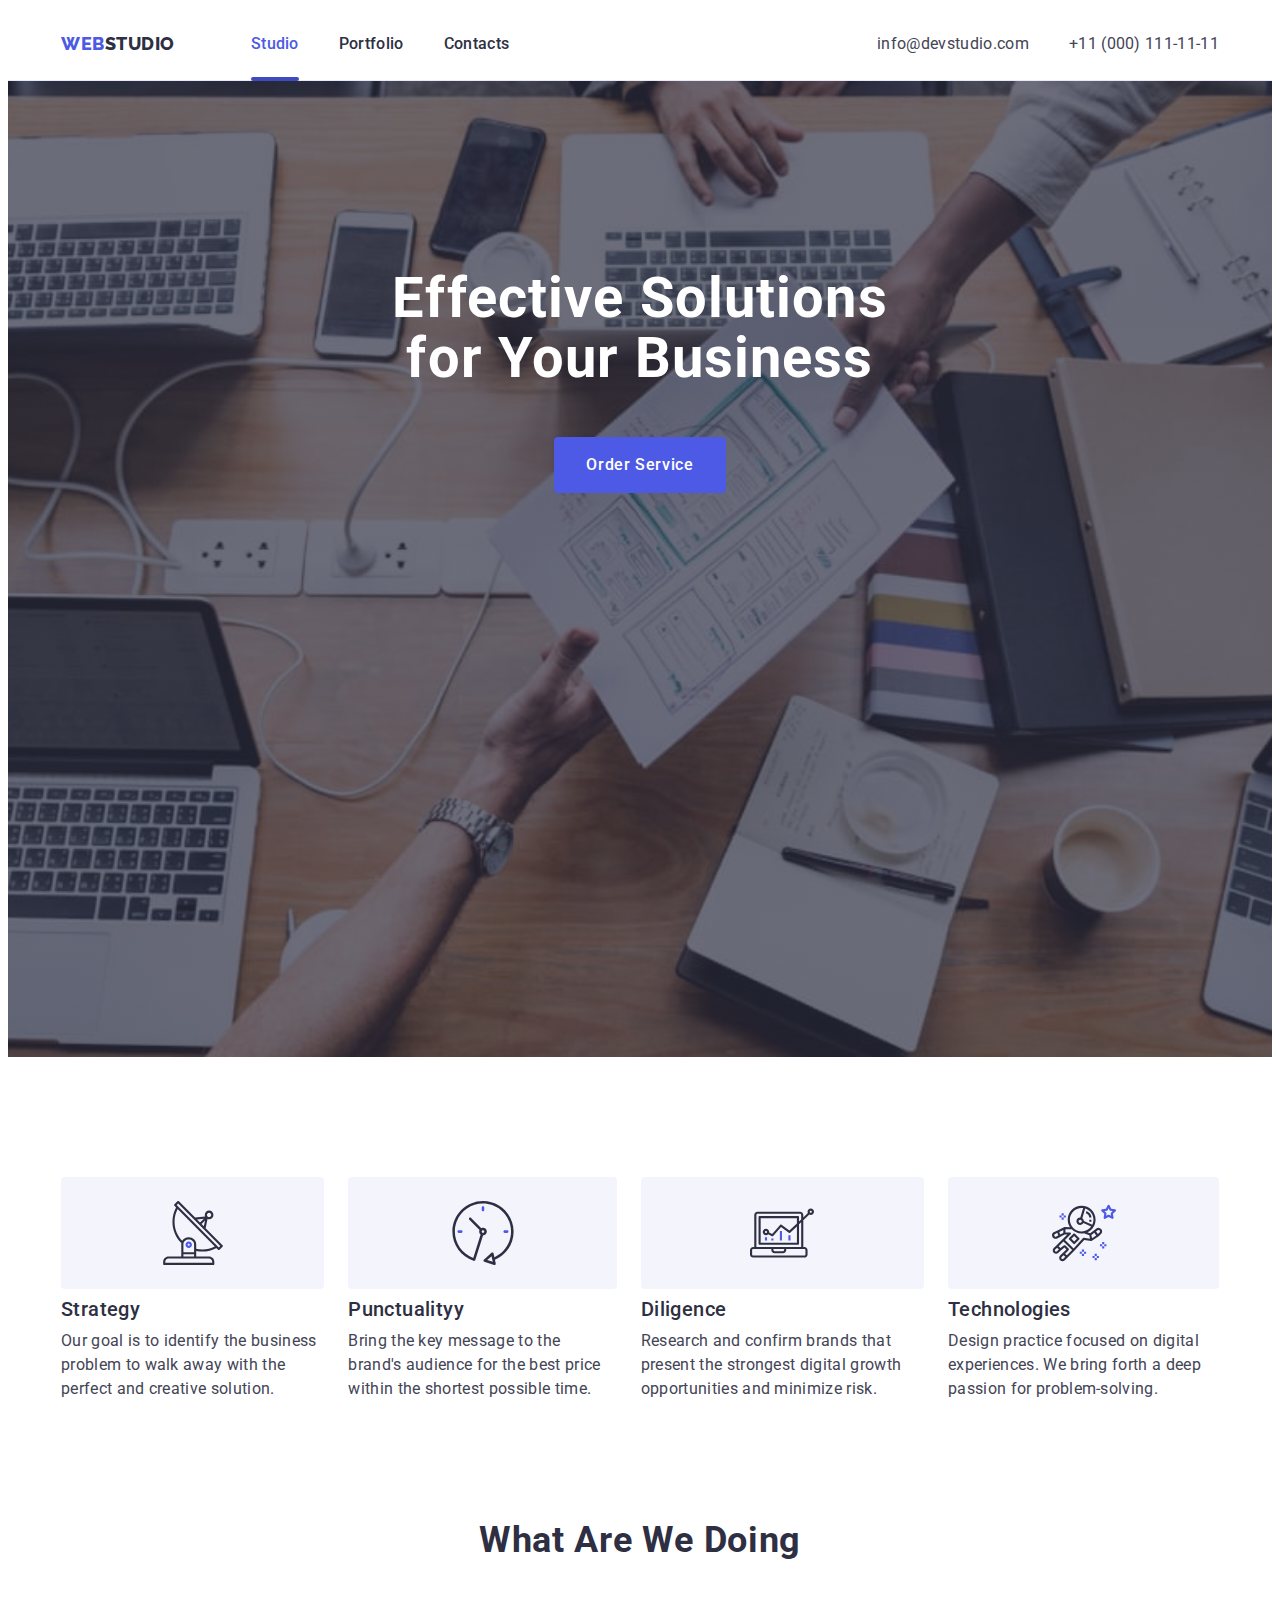
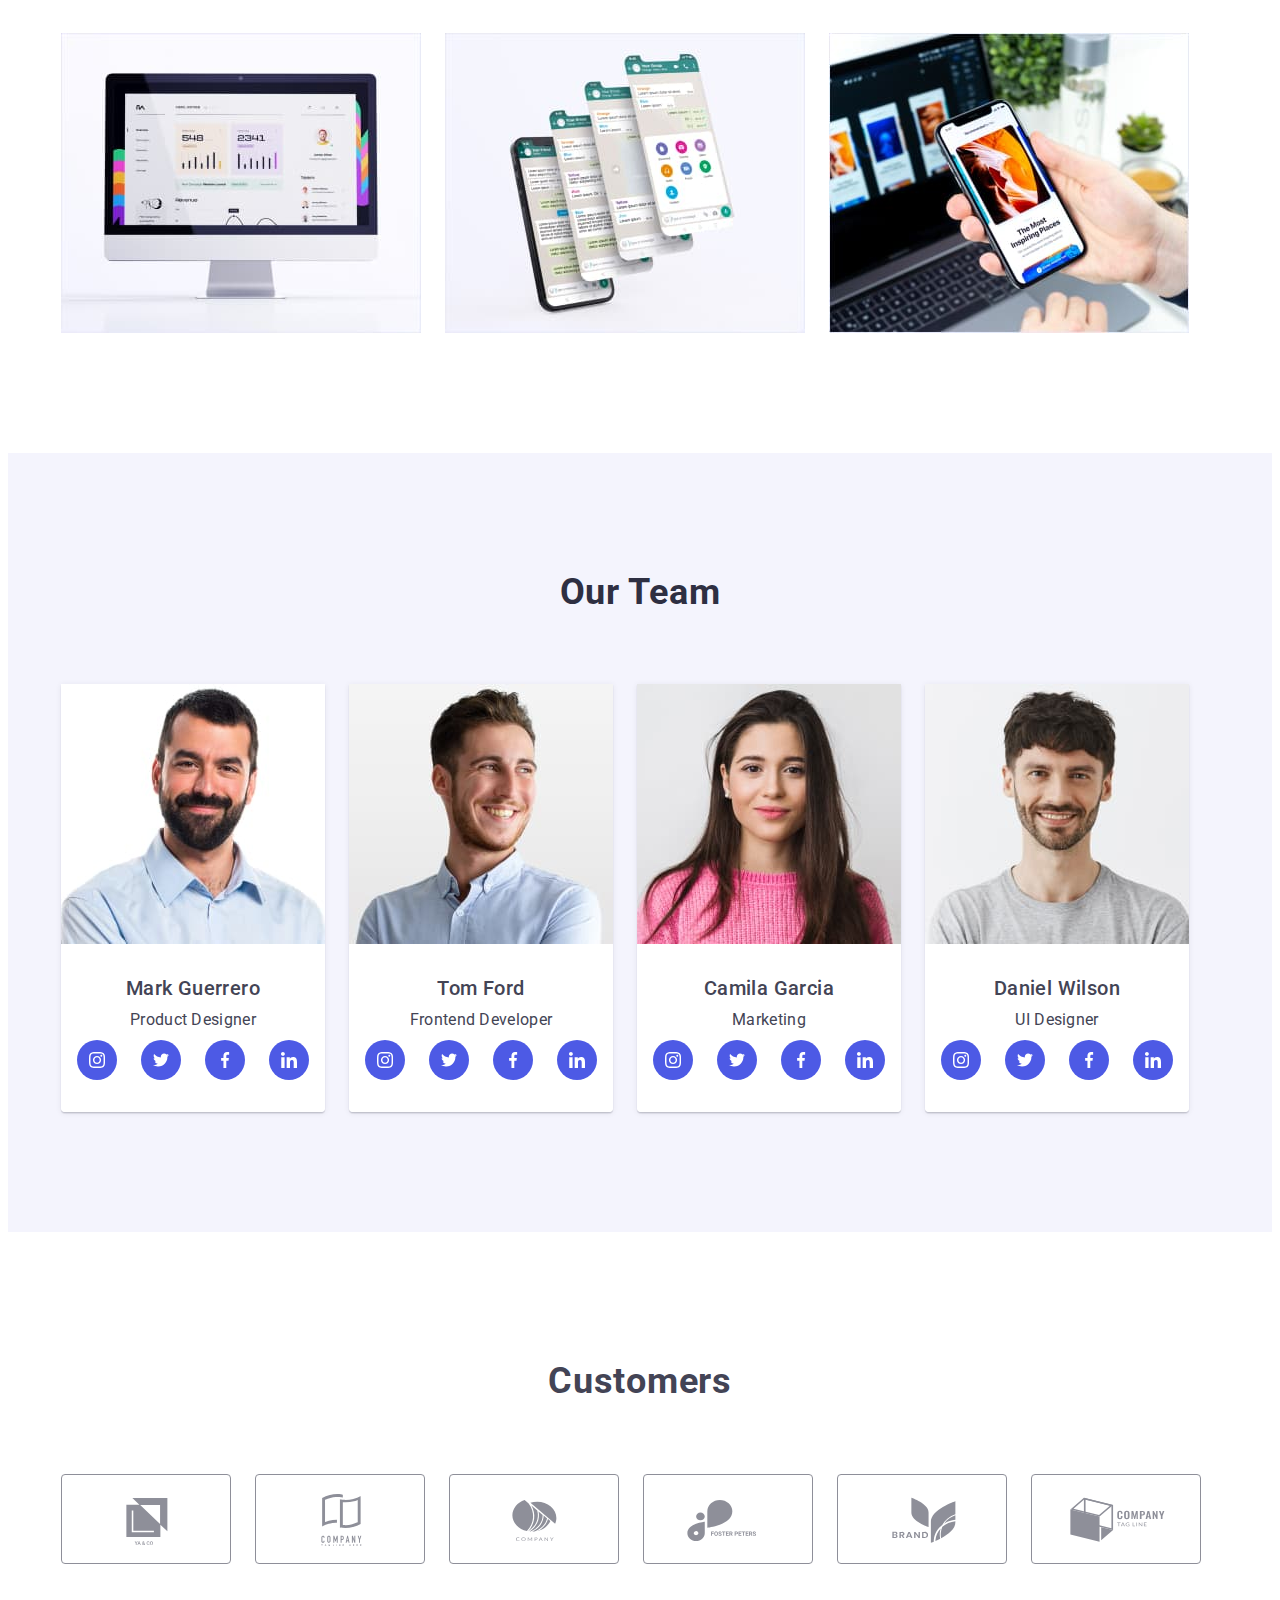
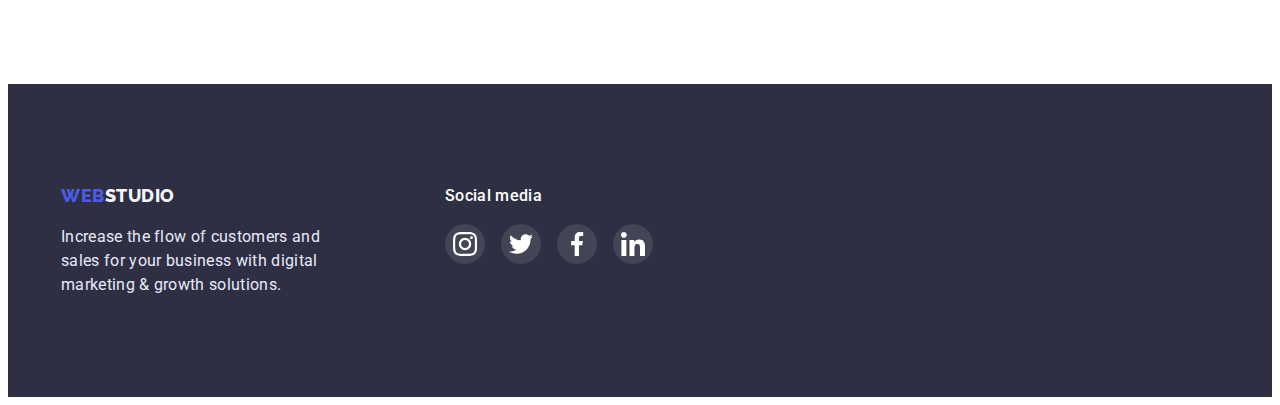
<file: index.html>
<!DOCTYPE html>
<html lang="en">
  <head>
    <meta charset="UTF-8" />
    <meta http-equiv="X-UA-Compatible" content="IE=edge" />
    <meta name="viewport" content="width=device-width, initial-scale=1.0" />
    <title>Studio</title>

    <link rel="preconnect" href="https://fonts.googleapis.com" />
    <link rel="preconnect" href="https://fonts.gstatic.com" crossorigin />
    <link
      href="https://fonts.googleapis.com/css2?family=Raleway:wght@800&family=Roboto:wght@400;500;700&display=swap"
      rel="stylesheet"
    />

    <link
      rel="stylesheet"
      href="https://cdnjs.cloudflare.com/ajax/libs/modern-normalize/1.1.0/modern-normalize.min.css"
      integrity="sha512-wpPYUAdjBVSE4KJnH1VR1HeZfpl1ub8YT/NKx4PuQ5NmX2tKuGu6U/JRp5y+Y8XG2tV+wKQpNHVUX03MfMFn9Q=="
      crossorigin="anonymous"
      referrerpolicy="no-referrer"
    />
    <link rel="stylesheet" href="./css/styles.css" />
  </head>
  <body>
    <header class="scroll">
      <div class="container header">
        <nav class="list-nav">
          <a class="logo reset" href=""
            >WEB<span class="nav-span">STUDIO</span></a
          >
          <ul class="nav-pages reset">
            <li>
              <a class="site-nav reset active" href="./index.html">Studio</a>
            </li>
            <li>
              <a class="site-nav reset" href="./portfolio.html">Portfolio</a>
            </li>
            <li>
              <a class="site-nav reset" href="./contacts.html">Contacts</a>
            </li>
          </ul>
        </nav>
        
        <ul class="list-contacts reset">
          <li>
            <a class="contacts reset" href="mailto:info@devstudio.com"
              >info@devstudio.com</a
            >
          </li>
          <li>
            <a class="contacts reset" href="tel:+110001111111"
              >+11 (000) 111-11-11</a
            >
          </li>
        </ul>

      </div>
    </header>
    <main>
      <section class="hero">
        <div class="container">
            <h1 class="hero-title">Effective Solutions for Your Business</h1>
            <button data-modal-open class="hero-button" type="button">Order Service</button>
        </div>
      </section>
      <section class="sectionOne section">
        <div class="container">
          <h2 class="visually-hidden">Solutions</h2>
          <ul class="list-solutions reset">

            <li>
              <div class="tumba-icon-solutions">
              <svg class="icon-solutions">
                <use href="./img/icons.svg#icon-antenna"></use>
              </svg>
              </div>
              <h3 class="sectionOne-title">Strategy</h3>
              <p>
                Our goal is to identify the business problem to walk away with
                the perfect and creative solution.
              </p>
            </li>

            <li>
              <div class="tumba-icon-solutions">
              <svg class="icon-solutions">
                <use href="./img/icons.svg#icon-clock"></use>
              </svg>
              </div>
              <h3 class="sectionOne-title">Punctualityy</h3>
              <p>
                Bring the key message to the brand's audience for the best price
                within the shortest possible time.
              </p>
            </li>

            <li>
              <div class="tumba-icon-solutions">
              <svg class="icon-solutions">
                <use href="./img/icons.svg#icon-diagram"></use>
              </svg>
              </div>
              <h3 class="sectionOne-title">Diligence</h3>
              <p>
                Research and confirm brands that present the strongest digital
                growth opportunities and minimize risk.
              </p>
            </li>

            <li>
              <div class="tumba-icon-solutions">
              <svg class="icon-solutions">
                <use href="./img/icons.svg#icon-astronaut"></use>
              </svg>
              </div>
              <h3 class="sectionOne-title">Technologies</h3>
              <p>
                Design practice focused on digital experiences. We bring forth a
                deep passion for problem-solving.
              </p>
            </li>

          </ul>
        </div>
      </section>
      <section class="sectionTwo">
        <div class="container">
          <h2 class="sectionTwo-title">what are we doing</h2>
            <ul class="list-img reset">

              <li>
                <img
                  src="./img/monitor.jpg"
                  alt="Monitor on the table"
                  width="360"
                  height="300"
                />
              </li>

              <li>
                <img
                  src="./img/phone.jpg"
                  alt="Phone with four pictures"
                  width="360"
                  height="300"
                />
              </li>

              <li>
                <img
                  src="./img/nootbook.jpg"
                  alt="Laptop. Phone held in hand"
                  width="360"
                  height="300"
                />
              </li>

            </ul>
        </div>
      </section>
      <section class="sectionTeam section">
        <div class="container">
          <h2 class="sectionTeam-title">our team</h2>
          <ul class="list-team reset">

            <li class="tumba-person">
                <img
                  src="./img/TeamCard1.jpg"
                  alt="Product Designer"
                  width="264" height="260"
                />
                <div class="card-content">
                  <h3 class="sectionTeam-name">Mark Guerrero</h3>
                  <p>Product Designer</p>
                  <ul class="list-social reset">

                    <li>
                      <a href="" class="link-icon-team reset">
                        <svg class="icon-social-team">
                          <use href="./img/icons.svg#icon-instagram_f">

                          </use>
                        </svg>
                      </a>
                    </li>

                    <li>
                      <a href="" class="link-icon-team reset">
                        <svg class="icon-social-team">
                          <use href="./img/icons.svg#icon-twitter_f">

                          </use>
                        </svg>
                      </a>
                    </li>

                    <li>
                      <a href="" class="link-icon-team reset">
                        <svg class="icon-social-team">
                          <use href="./img/icons.svg#icon-facebook_f">

                          </use>
                        </svg>
                      </a>
                    </li>

                    <li>
                      <a href="" class="link-icon-team reset">
                        <svg class="icon-social-team">
                          <use href="./img/icons.svg#icon-linkedin_f">

                          </use>
                        </svg>
                      </a>
                    </li>

                  </ul>
                </div>

            </li>

            <li class="tumba-person">
                <img
                  src="./img/TeamCard2.jpg"
                  alt="Frontend Developer"
                  width="264" height="260"
                />
                <div class="card-content">
                  <h3 class="sectionTeam-name">Tom Ford</h3>
                  <p>Frontend Developer</p>
                  <ul class="list-social reset">
                    
                    <li>
                      <a href="" class="link-icon-team reset">
                        <svg class="icon-social-team">
                          <use href="./img/icons.svg#icon-instagram_f">

                          </use>
                        </svg>
                      </a>
                    </li>

                    <li>
                      <a href="" class="link-icon-team reset">
                        <svg class="icon-social-team">
                          <use href="./img/icons.svg#icon-twitter_f">

                          </use>
                        </svg>
                      </a>
                    </li>

                    <li>
                      <a href="" class="link-icon-team reset">
                        <svg class="icon-social-team">
                          <use href="./img/icons.svg#icon-facebook_f">

                          </use>
                        </svg>
                      </a>
                    </li>

                    <li>
                      <a href="" class="link-icon-team reset">
                        <svg class="icon-social-team">
                          <use href="./img/icons.svg#icon-linkedin_f">

                          </use>
                        </svg>
                      </a>
                    </li>

                  </ul>
                </div>

            </li>

            <li class="tumba-person">
                <img src="./img/TeamCard3.jpg" alt="Marketing" width="264" height="260" />
                <div class="card-content">
                  <h3 class="sectionTeam-name">Camila Garcia</h3>
                  <p>Marketing</p>
                  <ul class="list-social reset">
                    
                    <li>
                      <a href="" class="link-icon-team reset">
                        <svg class="icon-social-team">
                          <use href="./img/icons.svg#icon-instagram_f">

                          </use>
                        </svg>
                      </a>
                    </li>

                    <li>
                      <a href="" class="link-icon-team reset">
                        <svg class="icon-social-team">
                          <use href="./img/icons.svg#icon-twitter_f">

                          </use>
                        </svg>
                      </a>
                    </li>

                    <li>
                      <a href="" class="link-icon-team reset">
                        <svg class="icon-social-team">
                          <use href="./img/icons.svg#icon-facebook_f">

                          </use>
                        </svg>
                      </a>
                    </li>

                    <li>
                      <a href="" class="link-icon-team reset">
                        <svg class="icon-social-team">
                          <use href="./img/icons.svg#icon-linkedin_f">

                          </use>
                        </svg>
                      </a>
                    </li>

                  </ul>
                </div>

            </li>

            <li class="tumba-person">
                <img src="./img/TeamCard4.jpg" alt="UI Designer" width="264" height="260" />
                <div class="card-content">
                  <h3 class="sectionTeam-name">Daniel Wilson</h3>
                  <p>UI Designer</p>
                  <ul class="list-social reset">
                    
                    <li>
                      <a href="" class="link-icon-team reset">
                        <svg class="icon-social-team">
                          <use href="./img/icons.svg#icon-instagram_f">

                          </use>
                        </svg>
                      </a>
                    </li>

                    <li>
                      <a href="" class="link-icon-team reset">
                        <svg class="icon-social-team">
                          <use href="./img/icons.svg#icon-twitter_f">

                          </use>
                        </svg>
                      </a>
                    </li>

                    <li>
                      <a href="" class="link-icon-team reset">
                        <svg class="icon-social-team">
                          <use href="./img/icons.svg#icon-facebook_f">

                          </use>
                        </svg>
                      </a>
                    </li>

                    <li>
                      <a href="" class="link-icon-team reset">
                        <svg class="icon-social-team">
                          <use href="./img/icons.svg#icon-linkedin_f">

                          </use>
                        </svg>
                      </a>
                    </li>

                  </ul>
                </div>

            </li>

          </ul>
        </div>
      </section>
      <section class="sectionCustomers">
        <div class="container">
          <h2 class="sectionCustomers-title">Customers</h2>
          <ul class="list-customers reset">
            <li>
              <a href="" class="tumba-icon-customer reset">
                <svg class="icon-customers">
                  <use href="./img/icons.svg#icon-customer_1"></use>
                </svg>
              </a>
            </li>
            <li>
              <a href="" class="tumba-icon-customer reset">
                <svg class="icon-customers">
                  <use href="./img/icons.svg#icon-customer_2"></use>
                </svg>
              </a>
            </li>
            <li>
              <a href="" class="tumba-icon-customer reset">
                <svg class="icon-customers">
                  <use href="./img/icons.svg#icon-customer_3"></use>
                </svg>
              </a>
            </li>
            <li>
              <a href="" class="tumba-icon-customer reset">
                <svg class="icon-customers">
                  <use href="./img/icons.svg#icon-customer_4"></use>
                </svg>
              </a>
            </li>
            <li>
              <a href="" class="tumba-icon-customer reset">
                <svg class="icon-customers">
                  <use href="./img/icons.svg#icon-customer_5"></use>
                </svg>
              </a>
            </li>
            <li>
              <a href="" class="tumba-icon-customer reset">
                <svg class="icon-customers">
                  <use href="./img/icons.svg#icon-customer_6"></use>
                </svg>
              </a>
            </li>

          </ul>
        </div>
      </section>
    </main>
    <footer class="footer">
      <div class="container footer-flex">
        <div class="footer-content">
          <a class="logo reset" href=""
            >WEB<span class="footer-span">STUDIO</span></a
          >
          <p>
            Increase the flow of customers and sales for your business with
            digital marketing & growth solutions.
          </p>
        </div>
        <div class="footer-icon">
          <p>Social media</p>
          <ul class="icon-footer reset">

            <li>
              <a href="" class="link-icon reset">
                <svg class="icon-social">
                  <use href="./img/icons.svg#icon-instagram_f"></use>
                </svg>
              </a>
            </li>

            <li>
              <a href="" class="link-icon reset">
                <svg class="icon-social">
                  <use href="./img/icons.svg#icon-twitter_f"></use>
                </svg>
              </a>
            </li>

            <li>
              <a href="" class="link-icon reset">
                <svg class="icon-social">
                  <use href="./img/icons.svg#icon-facebook_f"></use>
                </svg>
              </a>
            </li>

            <li>
              <a href="" class="link-icon reset">
                <svg class="icon-social">
                  <use href="./img/icons.svg#icon-linkedin_f"></use>
                </svg>
              </a>
            </li>

          </ul>
        </div>
      </div>
    </footer>
<!-- модальное окно -->
    <div data-modal class="backdrop is-hidden">
      <div class="modal">
        <button data-modal-close class="bnt-close">
            <svg class="icon-close">
              <use href="./img/icons.svg#icon-close"></use>
            </svg>
        </button>
      </div>
    </div>
<!-- фиксация навигации -->
    <!-- <script src="./scripts/scripts.js"></script> -->
<!-- открытия модального окна -->
    <script src="./scripts/modal.js"></script>
  </body>
</html>
</file>
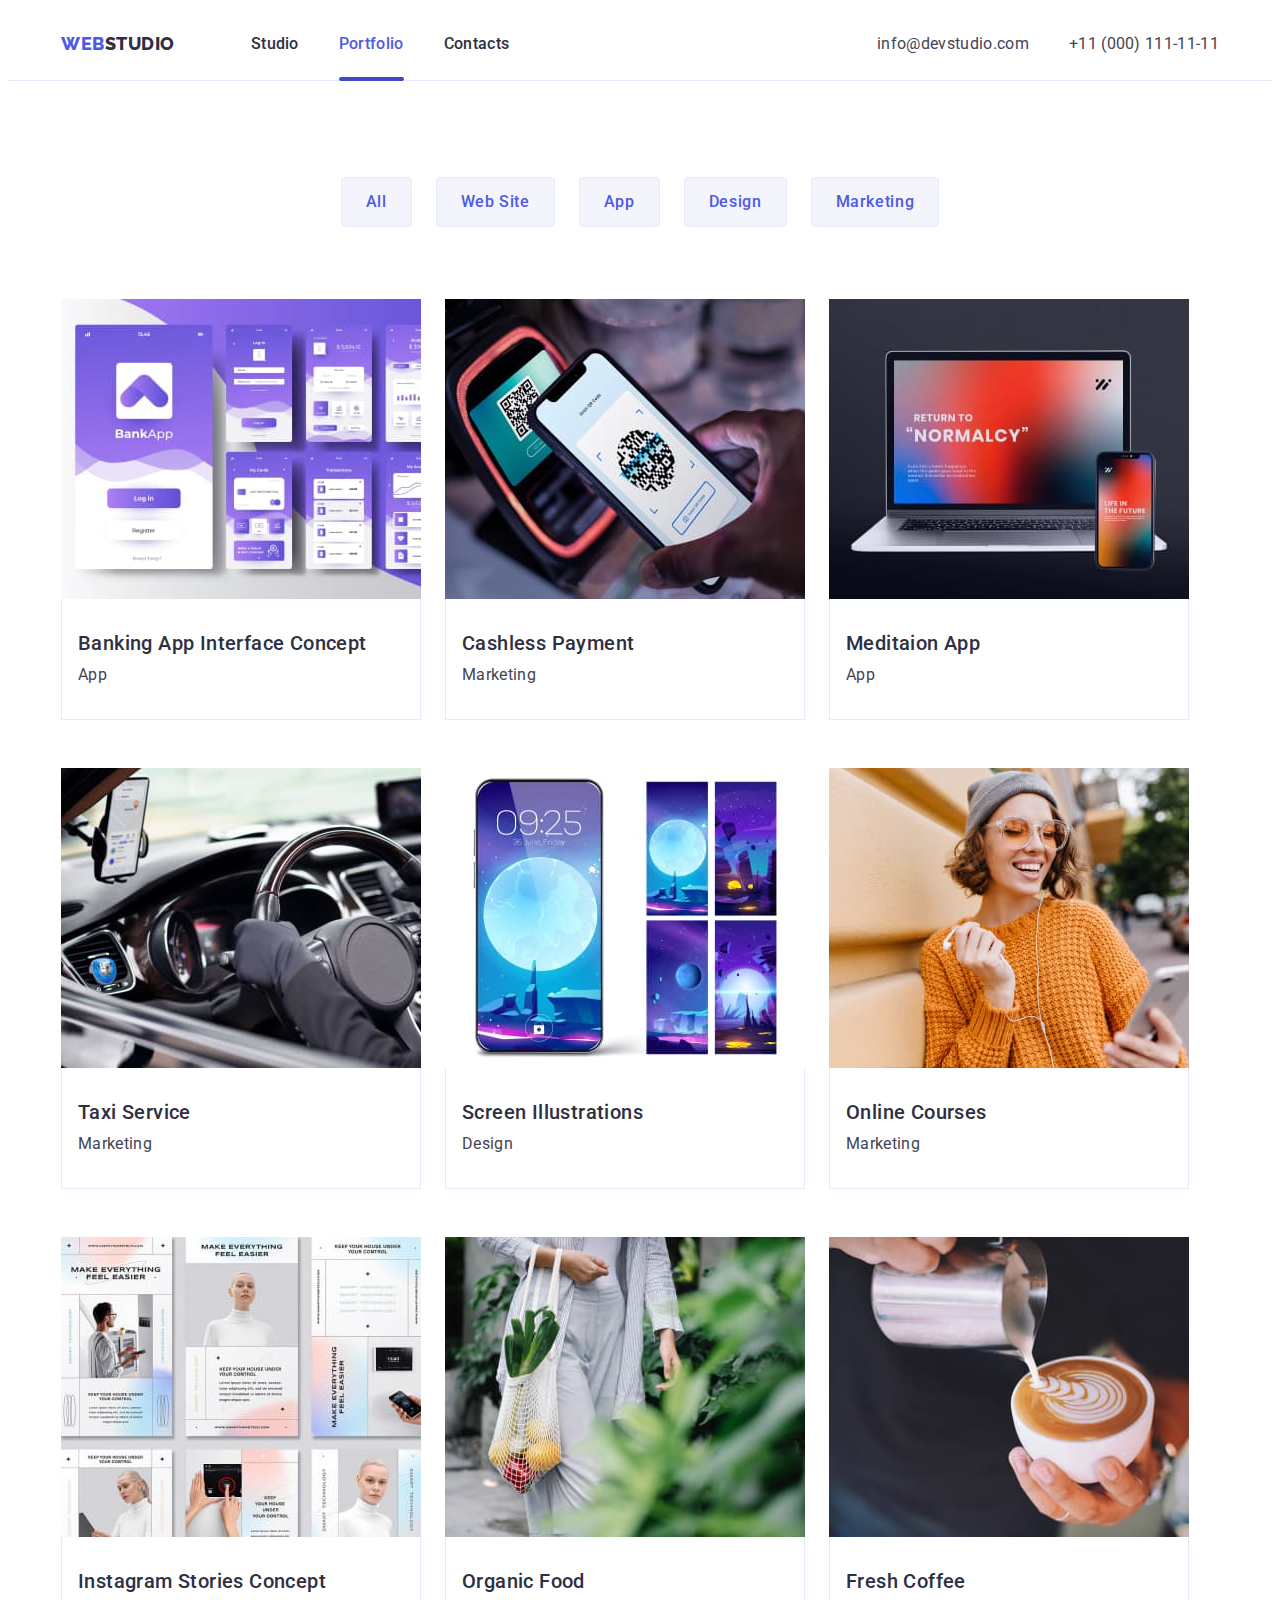
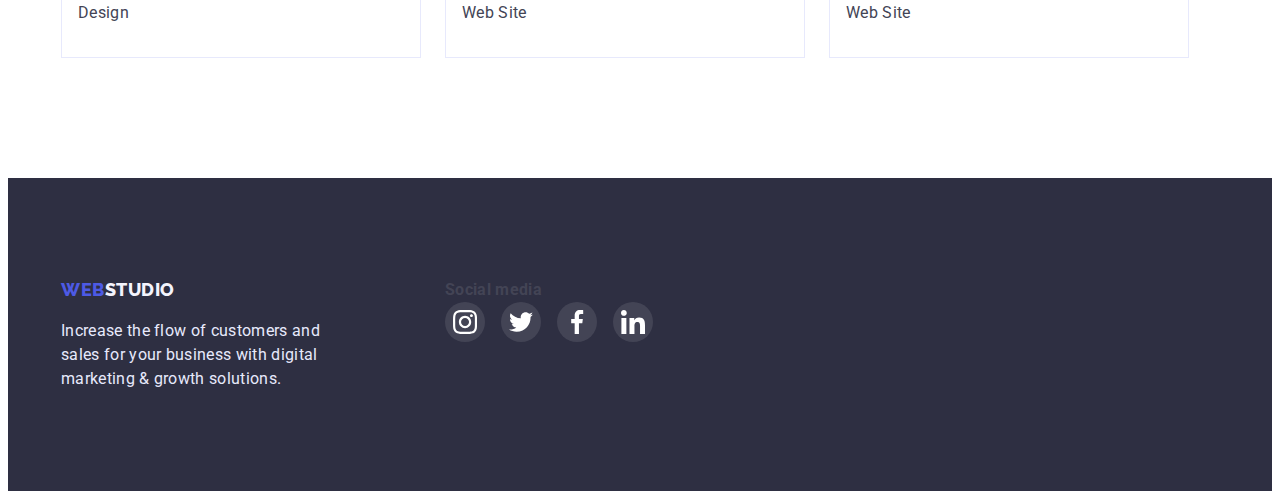
<file: portfolio.html>
<!DOCTYPE html>
<html lang="en">
  <head>
    <meta charset="UTF-8" />
    <meta http-equiv="X-UA-Compatible" content="IE=edge" />
    <meta name="viewport" content="width=device-width, initial-scale=1.0" />
    <title>Portfolio</title>

    <link rel="preconnect" href="https://fonts.googleapis.com" />
    <link rel="preconnect" href="https://fonts.gstatic.com" crossorigin />
    <link
      href="https://fonts.googleapis.com/css2?family=Raleway:wght@800&family=Roboto:wght@400;500;700&display=swap"
      rel="stylesheet"
    />

    <link
      rel="stylesheet"
      href="https://cdnjs.cloudflare.com/ajax/libs/modern-normalize/1.1.0/modern-normalize.min.css"
      integrity="sha512-wpPYUAdjBVSE4KJnH1VR1HeZfpl1ub8YT/NKx4PuQ5NmX2tKuGu6U/JRp5y+Y8XG2tV+wKQpNHVUX03MfMFn9Q=="
      crossorigin="anonymous"
      referrerpolicy="no-referrer"
    />
    <link rel="stylesheet" href="./css/styles.css" />
  </head>
  <body>
    <header class="scroll">
      <div class="container header">
          <nav class="list-nav">
        <a class="logo reset" href=""
          >WEB<span class="nav-span">STUDIO</span></a
        >
            <ul class="nav-pages reset">
          <li><a class="site-nav reset" href="./index.html">Studio</a></li>
          <li>
            <a class="site-nav reset active" href="./portfolio.html">Portfolio</a>
          </li>
            <li>
              <a class="site-nav reset" href="./contacts.html">Contacts</a>
            </li>
        </ul>
      </nav>
          <ul class="list-contacts reset">
        <li>
            <a class="contacts reset" href="mailto:info@devstudio.com"
            >info@devstudio.com</a
          >
        </li>
        <li>
          <a class="contacts reset" href="tel:+110001111111"
            >+11 (000) 111-11-11</a
          >
        </li>
      </ul>
      </div>
      </div>
    </header>
    <main>
      <section class="portfolio">
        <div class="container">
        <h1 class="visually-hidden">Portfolio</h1>

        <ul class="list-button reset">
          <li><button class="btn-filters" type="button">All</button></li>
          <li><button class="btn-filters" type="button">Web Site</button></li>
          <li><button class="btn-filters" type="button">App</button></li>
          <li><button class="btn-filters" type="button">Design</button></li>
          <li><button class="btn-filters" type="button">Marketing</button></li>
        </ul>
        
        <ul class="list-card reset">
          <li class="card">
            <a class="tumba-portfolio reset" href="">
              <div class="tumba-overlay">
                <div class="overlay">
                  <p class="overlay-text">
                    14 Stylish and User-Friendly App Design Concepts · Task Manager App · Calorie Tracker App · Exotic Fruit Ecommerce App · Cloud Storage App
                  </p>
                </div>
              <img 
                width="360"
                height="300"
                src="./img/portfolio1.jpg"
                alt="Banking App"
              />
            </div>
              <div class="card-portfolio">
                <h2 class="pictures-title">Banking App Interface Concept</h2>
                <p class="pictures-text">App</p>
              </div>
              <div class="pictures-content"></div>
            </a>
          </li>

          <li class="card">
            <a class="tumba-portfolio reset" href="">
              <div class="tumba-overlay">
                              <div class="overlay">
                  <p class="overlay-text">
                    14 Stylish and User-Friendly App Design Concepts · Task Manager App · Calorie Tracker App · Exotic Fruit Ecommerce App · Cloud Storage App
                  </p>
                </div>
              <img
                width="360"
                height="300"
                src="./img/portfolio2.jpg"
                alt="Cashless Payment"
              />
              </div>
              <div class="card-portfolio">
              <h2 class="pictures-title">Cashless Payment</h2>
              <p class="pictures-text">Marketing</p>
              </div>
            </a>
          </li>

          <li class="card">
            <a class="tumba-portfolio reset" href="">
              <div class="tumba-overlay">
                              <div class="overlay">
                  <p class="overlay-text">
                    14 Stylish and User-Friendly App Design Concepts · Task Manager App · Calorie Tracker App · Exotic Fruit Ecommerce App · Cloud Storage App
                  </p>
                </div>
              <img
                width="360"
                height="300"
                src="./img/portfolio3.jpg"
                alt="Meditaion App"
              />
              </div>
              <div class="card-portfolio">
              <h2 class="pictures-title">Meditaion App</h2>
              <p class="pictures-text">App</p>
              </div>
            </a>
          </li>

          <li class="card">
            <a class="tumba-portfolio reset" href="">
              <div class="tumba-overlay">
                              <div class="overlay">
                  <p class="overlay-text">
                    14 Stylish and User-Friendly App Design Concepts · Task Manager App · Calorie Tracker App · Exotic Fruit Ecommerce App · Cloud Storage App
                  </p>
                </div>
              <img
                width="360"
                height="300"
                src="./img/portfolio4.jpg"
                alt="Taxi Service"
              />
              </div>
              <div class="card-portfolio">
              <h2 class="pictures-title">Taxi Service</h2>
              <p class="pictures-text">Marketing</p>
              </div>
            </a>
          </li>

          <li class="card">
            <a class="tumba-portfolio reset" href="">
              <div class="tumba-overlay">
                              <div class="overlay">
                  <p class="overlay-text">
                    14 Stylish and User-Friendly App Design Concepts · Task Manager App · Calorie Tracker App · Exotic Fruit Ecommerce App · Cloud Storage App
                  </p>
                </div>
              <img
                width="360"
                height="300"
                src="./img/portfolio5.jpg"
                alt="Screen Illustrations"
              />
              </div>
              <div class="card-portfolio">
              <h2 class="pictures-title">Screen Illustrations</h2>
              <p class="pictures-text">Design</p>
              </div>
            </a>
          </li>

          <li class="card">
            <a class="tumba-portfolio reset" href="">
              <div class="tumba-overlay">
                              <div class="overlay">
                  <p class="overlay-text">
                    14 Stylish and User-Friendly App Design Concepts · Task Manager App · Calorie Tracker App · Exotic Fruit Ecommerce App · Cloud Storage App
                  </p>
                </div>
              <img
                width="360"
                height="300"
                src="./img/portfolio6.jpg"
                alt="Online Courses"
              />
              </div>
              <div class="card-portfolio">
              <h2 class="pictures-title">Online Courses</h2>
              <p class="pictures-text">Marketing</p>
              </div>
            </a>
          </li>

          <li class="card">
            <a class="tumba-portfolio reset" href="">
              <div class="tumba-overlay">
                              <div class="overlay">
                  <p class="overlay-text">
                    14 Stylish and User-Friendly App Design Concepts · Task Manager App · Calorie Tracker App · Exotic Fruit Ecommerce App · Cloud Storage App
                  </p>
                </div>
              <img
                width="360"
                height="300"
                src="./img/portfolio7.jpg"
                alt="Instagram Stories Concept"
              />
              </div>
              <div class="card-portfolio">
              <h2 class="pictures-title">Instagram Stories Concept</h2>
              <p class="pictures-text">Design</p>
              </div>
            </a>
          </li>

          <li class="card">
            <a class="tumba-portfolio reset" href="">
              <div class="tumba-overlay">
                              <div class="overlay">
                  <p class="overlay-text">
                    14 Stylish and User-Friendly App Design Concepts · Task Manager App · Calorie Tracker App · Exotic Fruit Ecommerce App · Cloud Storage App
                  </p>
                </div>
              <img
                width="360"
                height="300"
                src="./img/portfolio8.jpg"
                alt="Organic Food"
              />
              </div>
              <div class="card-portfolio">
              <h2 class="pictures-title">Organic Food</h2>
              <p class="pictures-text">Web Site</p>
              </div>
            </a>
          </li>

          <li class="card">
            <a class="tumba-portfolio reset" href="">
              <div class="tumba-overlay">
                              <div class="overlay">
                  <p class="overlay-text">
                    14 Stylish and User-Friendly App Design Concepts · Task Manager App · Calorie Tracker App · Exotic Fruit Ecommerce App · Cloud Storage App
                  </p>
                </div>
              <img
                width="360"
                height="300"
                src="./img/portfolio9.jpg"
                alt="Fresh Coffee"
              />
              </div>
              <div class="card-portfolio">
              <h2 class="pictures-title">Fresh Coffee</h2>
              <p class="pictures-text">Web Site</p>
              </div>
            </a>
          </li>
          
        </ul>
      </div>
      </section>
    </main>
    <footer class="footer">
      <div class="container footer-flex">
        <div class="footer-content">
      <a class="logo reset" href=""
        >WEB<span class="footer-span">STUDIO</span></a
      >
      <p>
            Increase the flow of customers and sales for your business with
            digital marketing & growth solutions.
      </p>
        </div>
        <div class="footer-icon">
          <h4>Social media</h4>
          <ul class="icon-footer reset">

            <li>
              <a href="" class="link-icon reset">
                <svg class="icon-social">
                  <use href="./img/icons.svg#icon-instagram_f"></use>
                </svg>
              </a>
            </li>

            <li>
              <a href="" class="link-icon reset">
                <svg class="icon-social">
                  <use href="./img/icons.svg#icon-twitter_f"></use>
                </svg>
              </a>
            </li>

            <li>
              <a href="" class="link-icon reset">
                <svg class="icon-social">
                  <use href="./img/icons.svg#icon-facebook_f"></use>
                </svg>
              </a>
            </li>

            <li>
              <a href="" class="link-icon reset">
                <svg class="icon-social">
                  <use href="./img/icons.svg#icon-linkedin_f"></use>
                </svg>
              </a>
            </li>

          </ul>
        </div>
      </div>
    </footer>

    <!-- <script src="./scripts/scripts.js"></script> -->
    
  </body>
</html>
</file>
<file: css/styles.css>
:root {
    --primary-color: #FFFFFF;
    --primary-color-text: #434455;
    --accent-text-color: #4D5AE5;
    --second-background-title: #2E2F42;
    --active-color: #404BBF;
    --additional-color:#F4F4FD;
    --border-color-header: #E7E9FC;

    --animation-time: 250ms;
    --animation-function: cubic-bezier(0.4, 0, 0.2, 1);
}

/* глобальные стили */
body {
    background-color: var(--primary-color);
    color: var(--primary-color-text);
    font-family: "Roboto", sans-serif;
    font-size: 16px;
    font-weight: 400;
    line-height: 1.5;
    letter-spacing: 0.02em;   
}

/* правила для сброса св-в, заданных по умолчанию */
.reset {
    list-style: none;
    text-decoration: none;
}

h1, h2, h3, h4, h5, h6,
ul,
p {
    margin-top: 0;
    margin-bottom: 0;
}

ul {
    padding: 0;
}

img {
    display: block;
    max-width: 100%;
}

/* класс для скрытия заголовков, которые введены для семантики */
.visually-hidden {
    position: absolute;
    white-space: nowrap;
    width: 1px;
    height: 1px;
    overflow: hidden;
    border: 0;
    padding: 0;
    clip: rect(0 0 0 0);
    clip-path: inset(50%);
    margin: -1px;
} 

/* размеры контейнеров */
.container {
    width: 1158px;
    padding-left: 15px;
    padding-right: 15px;
    margin-right: auto;
    margin-left: auto;
}

/*! стили navigation */
.header {
    display: flex;
    padding-top: 24px;
    padding-bottom: 24px;
}

.list-nav {
    display: flex;
}

.nav-pages {
    display: flex;
    margin-left: 76px;
}

.nav-pages > li:not(:first-child) {
    margin-left: 40px;
} 

.list-contacts {
    display: flex;
    margin-left: auto;
}

.list-contacts > li:not(:first-child) {
    margin-left: 40px;
} 

header {
    /* position: fixed; */
    width: 100%;
    top: 0;
    left: 0;
    border-bottom: 1px solid var(--border-color-header); 
}

.logo {
    color: var(--accent-text-color);
    font-family: "Raleway", sans-serif;
    font-size: 18px;
    font-weight: 800;
    line-height: 1.33;
    letter-spacing: 0.03em;
}

.logo .nav-span {
    color: var(--second-background-title);
}

.site-nav {
    position: relative;
    color: var(--second-background-title);
    font-weight: 500;

    transition: color var(--animation-time) var(--animation-function);
}

.site-nav:hover,
.site-nav:focus {
    color: var(--accent-text-color);
}

.active {
    color: var(--accent-text-color);
}

.active::after {
    display: block;
    content: "";
    width: 100%;
    height: 4px;
    position: absolute;
    top: 43px;
    border-radius: 2px;
    background-color: var(--active-color);
}

.contacts {
    color: var(--primary-color-text);
    transition: color var(--animation-time) var(--animation-function);
}
.contacts:hover,
.contacts:focus {
    color: var(--accent-text-color);
}

/*! Studio */
/* стили hero */
.hero {
    padding-top: 188px;
    padding-bottom: 188px; 
    background-image: linear-gradient(to right, rgba(46, 47, 66, 0.7), rgba(46, 47, 66, 0.7)), url("../img/people-office.jpg");
    height: 600px;
    max-width: 1440px;
    margin-left: auto;
    margin-right: auto;
    background-size: cover;
    background-repeat: no-repeat;
    background-position: center;
    text-align: center;
    background-color: var(--second-background-title);
}

.hero-title {
    margin: 0 auto 48px;
    width: 496px;
    color: var(--primary-color);
    font-size: 56px;
    font-weight: 700;
    line-height: 1.07;
    letter-spacing: 0.02em;  
}

.hero-button {
    display: inline-block;
    color: var(--primary-color);
    background-color: var(--accent-text-color);
    border: none;
    cursor: pointer;
    font-family: inherit;
    font-weight: 500;
    font-size: 16px;
    line-height: 1.5;
    letter-spacing: 0.04em;
    text-align: center;
    border-radius: 4px;
    padding: 16px 32px;
    transition: background-color var(--animation-time) var(--animation-function);
    /* почему высота кнопки 52.48, а в макете 56? */
}

.hero-button:hover,
.hero-button:focus {
    background-color:var(--active-color);
}

/* cтили section */
.section {
    padding-top: 120px;
    padding-bottom: 120px;
}

.sectionOne-title,
.sectionTwo-title,
.sectionTeam-title {
    color: var(--second-background-title);
}

.sectionOne-title,
.sectionTeam-name {
    margin-bottom: 8px;
    font-size: 20px;
    font-weight: 500;
    line-height: 1.2;
    letter-spacing: 0.02em; 
}

.sectionOne-title {
    margin-top: 8px;
}

.list-solutions,
.list-img,
.list-customers,
.list-team,
.list-social,
.icon-footer {
    display: flex;
}

.list-solutions > li:not(:first-child),
.list-img > li:not(:first-child),
.list-customers > li:not(:first-child),
.list-team > li:not(:first-child),
.list-social > li:not(:first-child),
.list-button > li:not(:first-child) {
    margin-left: 24px;
}


/* svg за допомогою псевдоелементів */
/* .list-item.icone_1::before {
    background-image: url("../img/sectionOne_1.svg");
}
.list-item.icone_2::before {
    background-image: url("../img/sectionOne_2.svg");
}
.list-item.icone_3::before {
    background-image: url("../img/sectionOne_3.svg");
}
.list-item.icone_4::before {
    background-image: url("../img/sectionOne_4.svg");
}

.list-item::before {
    content: "";
    display: block;
    height: 112px;
    border-radius: 4px;
    background-position: center;
    background-size: cover;
    background-repeat: no-repeat;
    background-color: var(--primary-color-text);
} */

.tumba-icon-solutions {
    display: flex;
    height: 112px;
    justify-content: center;
    align-items: center;
    border-radius: 4px;
    background-color: var(--additional-color);
}

.icon-solutions {
    width: 64px;
    height: 64px;
}

.sectionTwo {
    padding-bottom: 120px;
}

.sectionTwo-title {
    text-align: center;
    margin-bottom: 72px;
    font-size: 36px;
    font-weight: 700;
    line-height: 1.1;
    letter-spacing: 0.02em; 
    text-transform: capitalize; 
}

.sectionTeam {
    text-align: center;
    background-color: var(--additional-color);
}

.tumba-person {
    border-bottom-left-radius: 4px;
    border-bottom-right-radius: 4px;
    box-shadow: 0px 2px 1px rgba(46, 47, 66, 0.08),
    0px 1px 1px rgba(46, 47, 66, 0.16), 0px 1px 6px rgba(46, 47, 66, 0.08);
    overflow: hidden;
}

.card-content {
    padding-top: 32px;
    padding-bottom: 32px;
    background-color: var(--primary-color);
}

.sectionTeam-title,
.sectionCustomers-title {
    margin-bottom: 72px;
    font-size: 36px;
    font-weight: 700;
    line-height: 1.1;
    letter-spacing: 0.02em;
    text-transform: capitalize; 
}
.list-social {
    margin-top: 8px;
    justify-content: center;
}

.link-icon-team {
    display: flex;
    justify-content: center;
    align-items: center;
    width: 40px;
    height: 40px;
    border-radius: 50%;
    background-color: var(--accent-text-color);
    transition: background-color var(--animation-time) var(--animation-function);
}

.icon-social-team {
    width: 16px;
    height: 16px;
    fill: var(--primary-color);
}

.link-icon-team:hover,
.link-icon-team:focus {
    background-color: var(--active-color);
}

.sectionCustomers {
    text-align: center;
    padding-top: 130px;
    padding-bottom: 120px;
}

.tumba-icon-customer {
    display: flex;
    justify-content: center;
    align-items: center;
    width: 168px;
    height: 88px;
    border: 1px solid #8E8F99;
    border-radius: 4px;
    transition: border var(--animation-time) var(--animation-function);
}

.icon-customers {
    width: 104px;
    height: 56px;
    fill: #8e8f99;
    transition: fill var(--animation-time) var(--animation-function);
}

.tumba-icon-customer:hover,
.tumba-icon-customer:focus {
    border: 1px solid var(--active-color);
} 

.tumba-icon-customer:hover .icon-customers,
.tumba-icon-customer:focus .icon-customers {
    fill: var(--active-color);
}

/*! Portfolio */
.portfolio {
    padding-top: 96px;
    padding-bottom: 120px;
}

/* стили filters */
.list-button {
    display: flex;
    justify-content: center;
    margin-bottom: 72px;
}

.btn-filters {
    padding: 12px 24px;
    font-family: inherit;
    font-size: 16px;
    font-weight: 500;
    line-height: 1.5;
    letter-spacing: 0.04em; 
    border-radius: 4px;
    box-shadow: none;
    border: 1px solid var(--border-color-header);
    background-color: var(--additional-color);
    color: var(--accent-text-color);
    cursor: pointer;
    transition: color var(--animation-time) var(--animation-function), 
    background-color var(--animation-time) var(--animation-function),
    border var(--animation-time) var(--animation-function), 
    box-shadow var(--animation-time) var(--animation-function); 
}

.btn-filters:hover,
.btn-filters:focus {
    background-color: var(--active-color);
    color: var(--primary-color);
    border: 1px solid var(--active-color);
    box-shadow: 0px 4px 4px rgba(0, 0, 0, 0.25);
}

/* стили списка картинок */
.card-portfolio {
    padding-top: 32px;
    padding-bottom: 32px;
    padding-left: 16px;
    border-right: 1px solid var(--border-color-header); 
    border-left: 1px solid var(--border-color-header);
    border-bottom: 1px solid var(--border-color-header);

}

.pictures-title {
    margin-bottom: 8px;
    color: var(--second-background-title);
    font-size: 20px;
    font-weight: 500;
    line-height: 1.2;
    letter-spacing: 0.02em; 
}

.pictures-text {
    color: var(--primary-color-text);
    font-family: inherit;
    font-size: 16px;
    font-weight: 400;
    line-height: 1.5;
    letter-spacing: 0.02em; 
}

.list-card {
    display: flex;
    flex-wrap: wrap;
    flex-basis: calc((100% - 48px) / 3 );
}

.list-card .card {
    margin-right: 24px;
    margin-top: 48px;
}

.list-card > .card:nth-child(3n) {
    margin-right: 0;
}

.list-card > .card:nth-child(-n + 3) {
    margin-top: 0;
} 

.tumba-portfolio {
    display: inline-block;
    position: relative;
}

.tumba-portfolio:hover,
.tumba-portfolio:focus {
    box-shadow: 0px 2px 1px rgba(46, 47, 66, 0.08),
    0px 1px 1px rgba(46, 47, 66, 0.16), 0px 1px 6px rgba(46, 47, 66, 0.08);
}

.overlay {
    position: absolute;
    top: 0;
    left: 0;
    width: 100%;
    height: 100%;
    padding-top: 40px;
    padding-left: 32px;
    padding-right: 32px;
    transform: translateY(100%);
    background-color: var(--accent-text-color);
    transition: transform var(--animation-time) var(--animation-function);
} 

.tumba-portfolio:hover .overlay,
.tumba-portfolio:focus .overlay {
    transform: translateY(0);
}

.tumba-overlay {
    position: relative;
    overflow: hidden;
}

.overlay-text {
    color: var(--additional-color);
}

/*! cтили footer */
.footer {
    background-color: var(--second-background-title);
    padding-top: 100px;
    padding-bottom: 100px;
}

.footer-flex {
    display: flex;
}

.footer-content {
    width: 264px;
}

.logo .footer-span {
    color: var(--additional-color);
}

.footer p {
    margin-top: 16px;
    color: var(--border-color-header);
}

.footer-icon {
    margin-left: 120px;
}

.footer-icon > p {
    margin-top: 0;
    margin-bottom: 16px;
    color: var(--primary-color);
    font-weight: 500;
}

.icon-social {
    width: 24px;
    height: 24px;
    fill: var(--primary-color);
}

.icon-footer > li:not(:first-child) {
    margin-left: 16px;
}

.link-icon {
    display: flex;
    width: 40px;
    height: 40px;
    justify-content: center;
    align-items: center;
    border-radius: 50%;
    background-color: rgba(255, 255, 255, 0.1);
    transition: background-color var(--animation-time) var(--animation-function);
}

.link-icon:hover,
.link-icon:focus {
    background-color: #31D0AA;
}

/*! модальное окно */
.backdrop {
    position: fixed;
    top: 0;
    left: 0;
    width: 100%;
    height: 100%;
    background-color: rgba(46, 47, 66, 0.4);

    opacity: 1;
    transition: opacity var(--animation-time) var(--animation-function);
}

.backdrop.is-hidden {
    opacity: 0;
    pointer-events: none;
}

.modal {
    position: absolute;
    min-width: 408px;
    min-height: 576px;
    top: 50%;
    left: 50%;
    border-radius: 4px;
    background-color: #FCFCFC;
    box-shadow: 0px 2px 1px rgba(0, 0, 0, 0.2),
    0px 1px 3px rgba(0, 0, 0, 0.12), 0px 1px 1px rgba(0, 0, 0, 0.14);

    transform: translate(-50%, -50%) scale(1);
    transition: transform var(--animation-time) var(--animation-function);
}

.backdrop.is-hidden .modal {
    transform: translateX(-50%) scale(0.5);
}

.bnt-close {
    position: absolute;
    border: none;
    top: 24px;
    right: 24px;
    cursor: pointer;
    background-color: #FCFCFC;
}

.icon-close {
    width: 24px;
    height: 24px;
    fill: #e7e9fc;
    transition: fill var(--animation-time) var(--animation-function);
}

.icon-close:hover,
.icon-close:focus {
    fill: var(--active-color);
}
</file>
